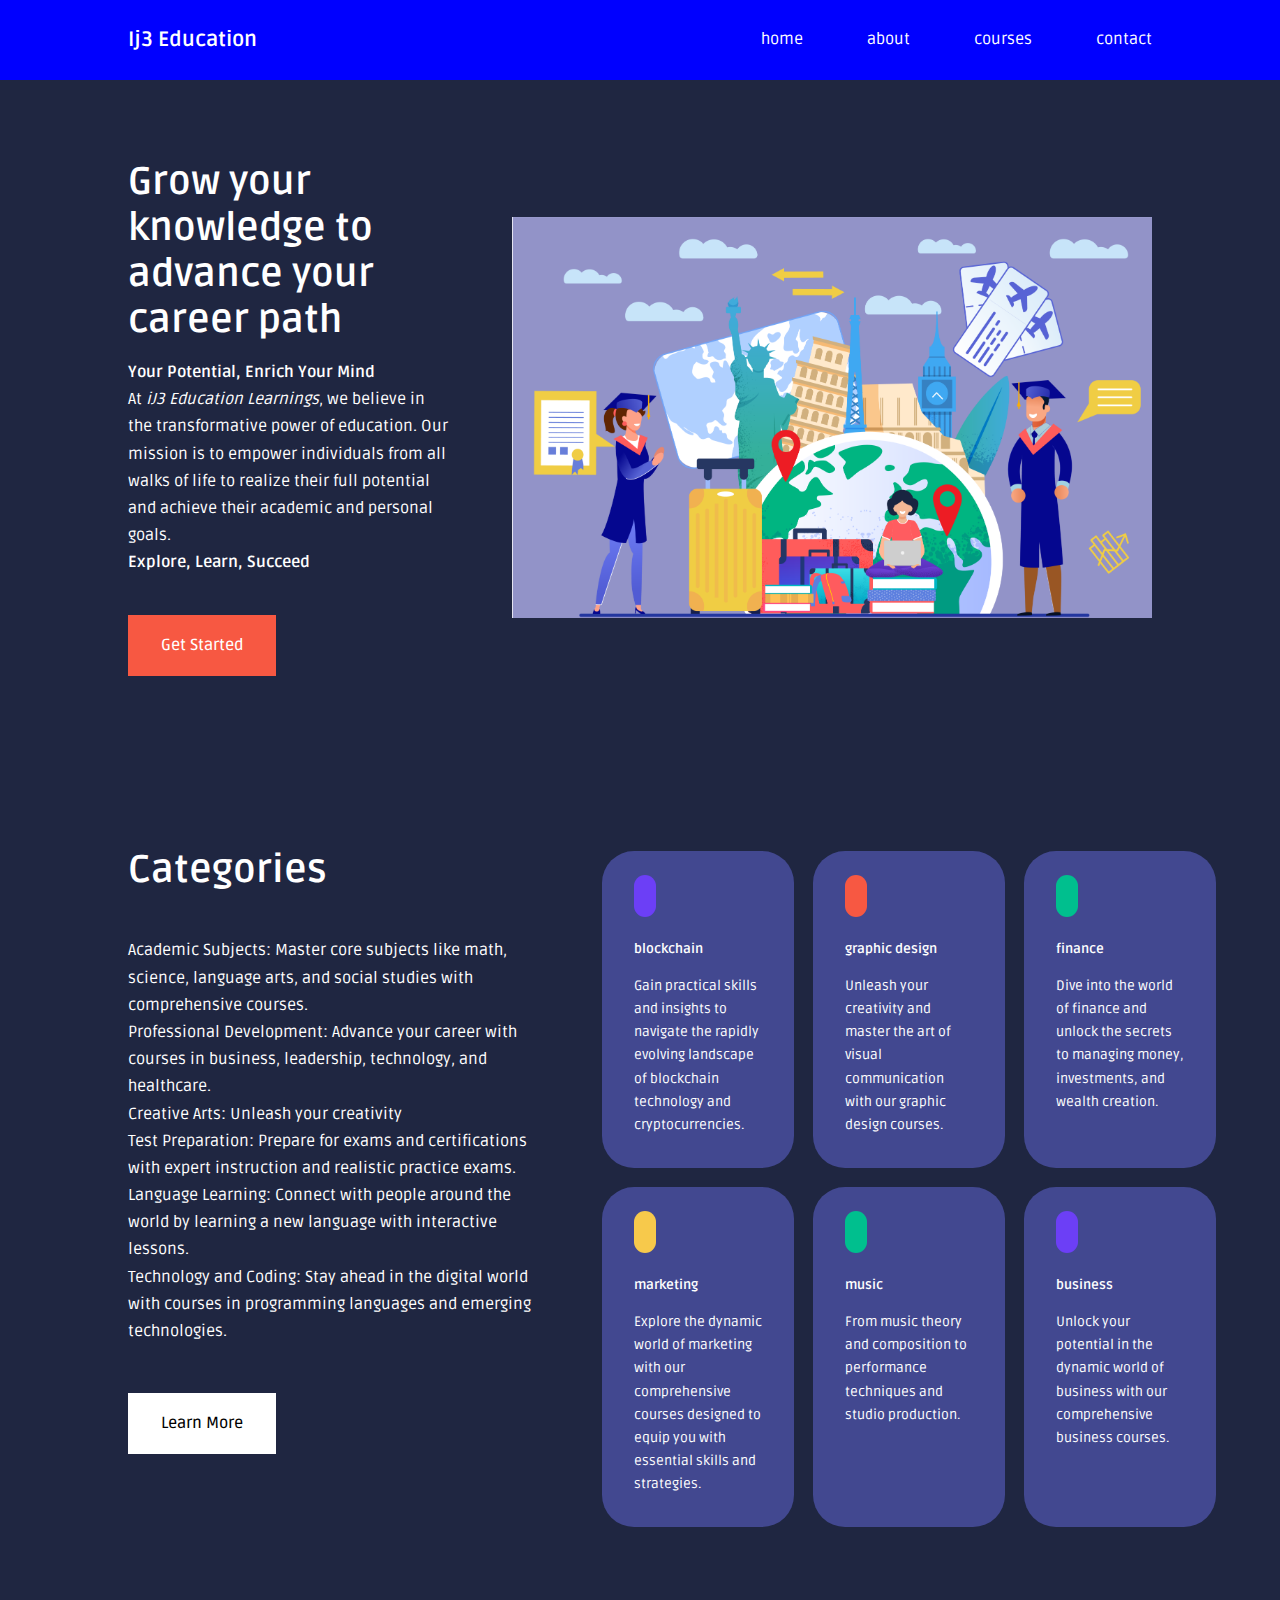
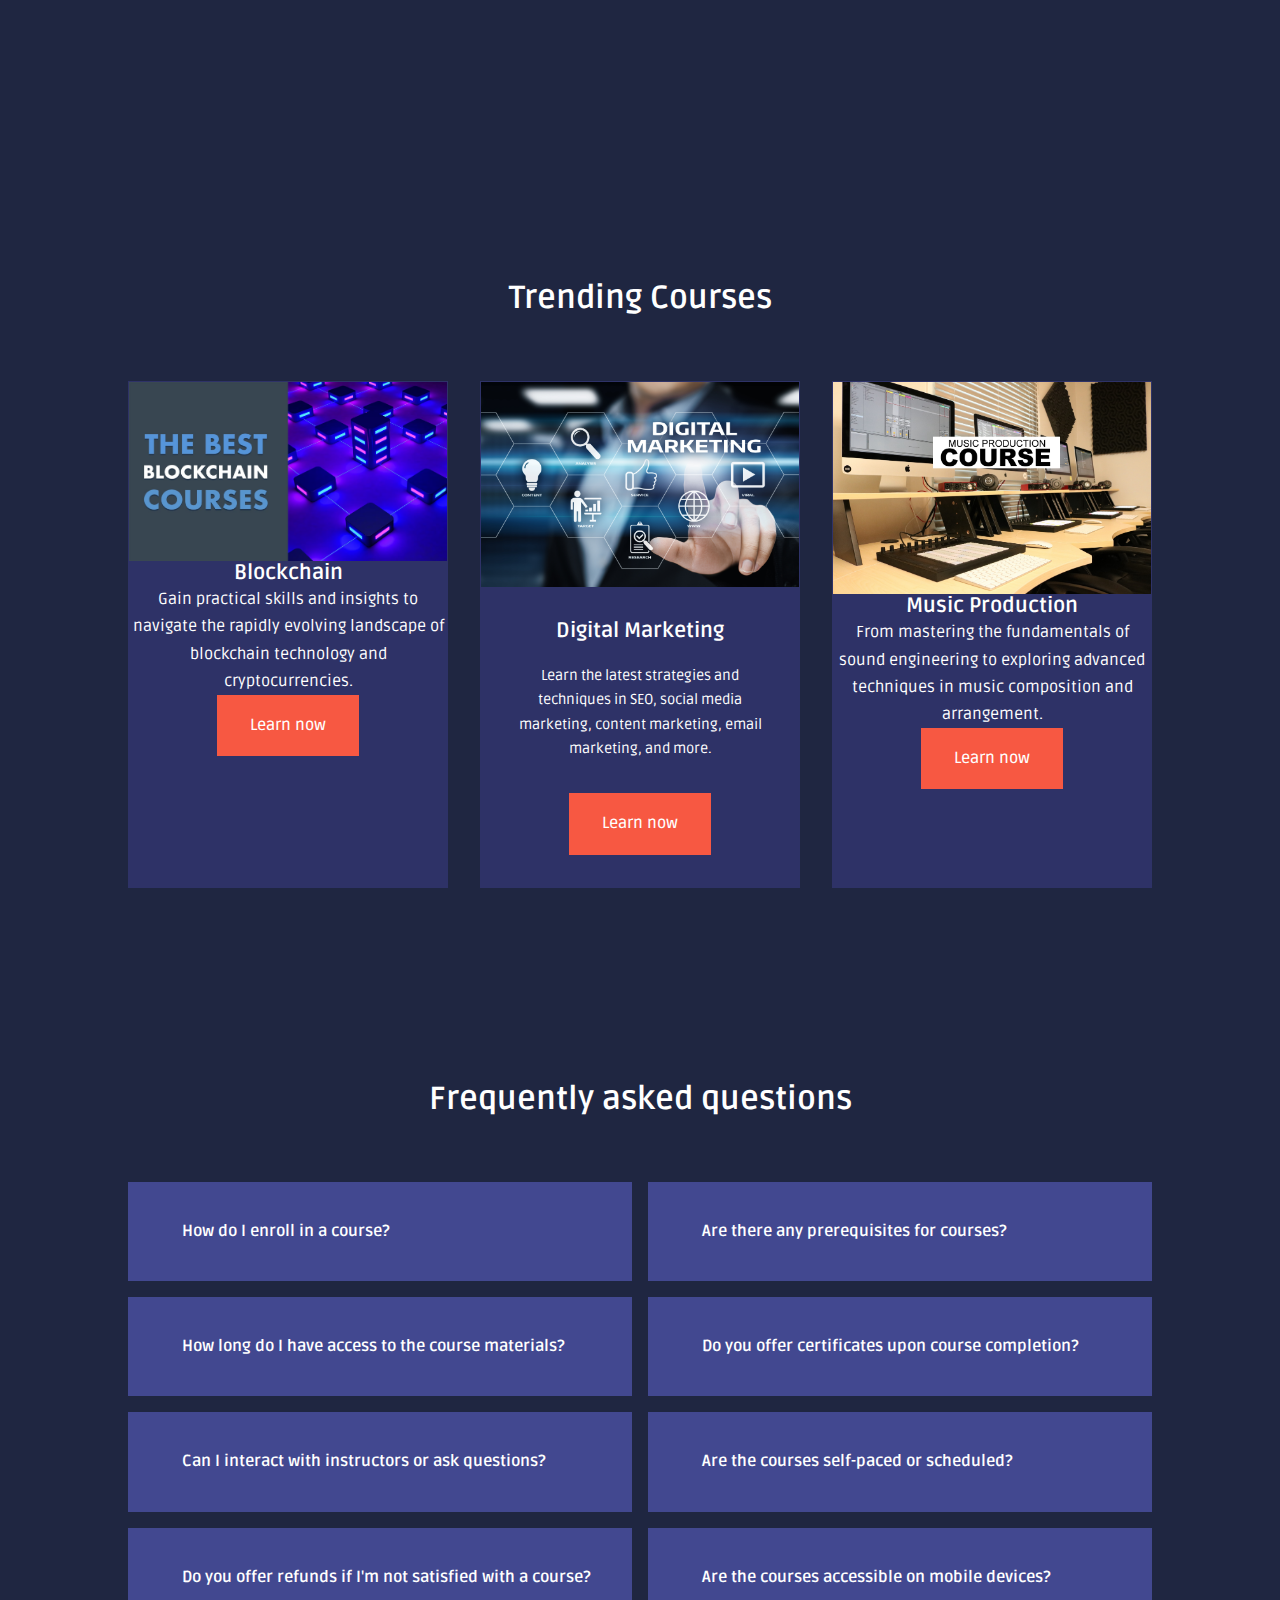
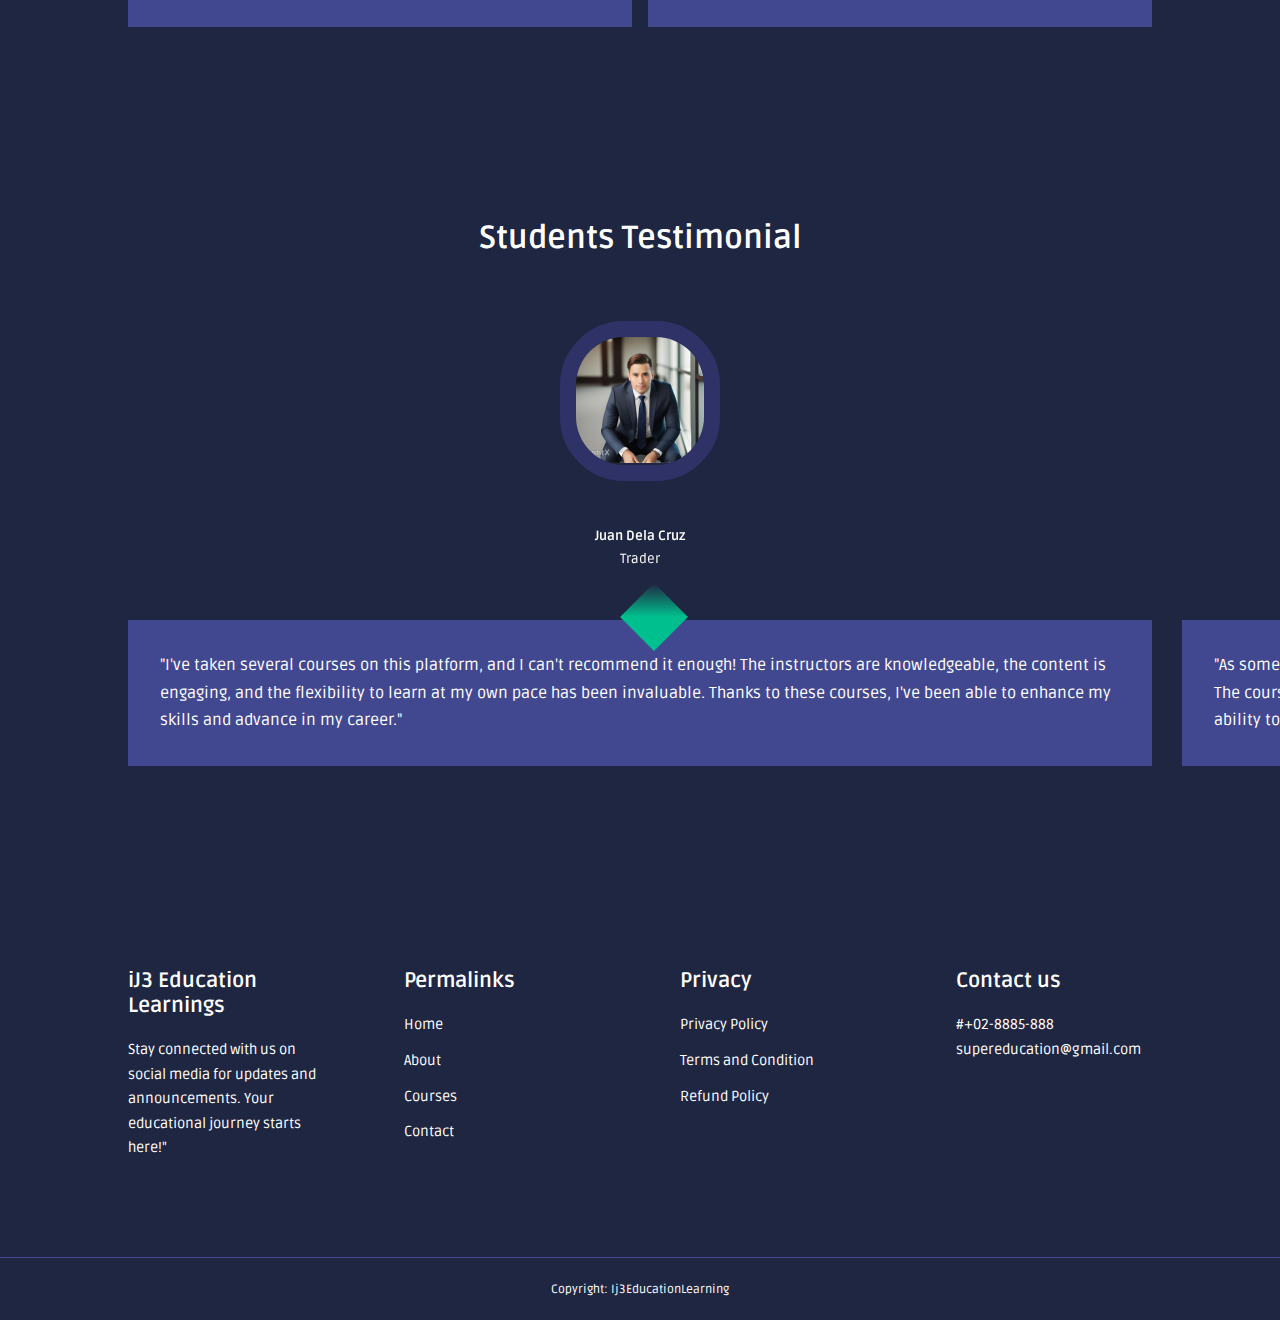
<file: index.html>
<!DOCTYPE html>
<html lang="en">
<head>
    <meta charset="UTF-8">
    <meta name="viewport" content="width=device-width, initial-scale=1.0">
    <title>iJ3 Education Learnings</title>
    <!--ICONSCOUT CDN-->
    <link rel="stylesheet" href="https://unicons.iconscout.com/release/v4.0.8/css/line.css">
    <!--fontgoogle-->
    <link rel="preconnect" href="https://fonts.googleapis.com">
    <link rel="preconnect" href="https://fonts.gstatic.com" crossorigin>
    <link href="https://fonts.googleapis.com/css2?family=Ruda:wght@400..900&display=swap" rel="stylesheet">

    <!--swiper-->
    <link
    rel="stylesheet" href="https://cdn.jsdelivr.net/npm/swiper@11/swiper-bundle.min.css"/>


    <link rel="stylesheet" href="css/style.css">
</head>
<body>
    <!--Nav Start-->
    <nav>

        <div class="container nav__container">
            <a href="index.html"><h4>Ij3 Education</h4></a>
            <ul class="nav__menu">
                <li><a href="index.html">home</a></li>
                <li><a href="about.html">about</a></li>
                <li><a href="courses.html">courses</a></li>
                <li><a href="contact.html">contact</a></li>
            </ul>
            <button id="open-menu-btn"><i class="uil uil-bars"></i></button>
            <button id="close-menu-btn"><i class="uil uil-multiply"></i></button>
        </div>

    </nav>
    <!--Nav End-->
    <!--header-->
    <header>
        <div class="container header__container">
                <div class="header__left">
                    <h1>Grow your knowledge to advance your career path</h1>
                    <p>
                        <strong> Your Potential, Enrich Your Mind</strong><br>
                        At <em>iJ3 Education Learnings</em>, we believe in the transformative power of education. Our mission is to empower individuals from all walks of life to realize their full potential and achieve their academic and personal goals.<br>
                        <strong>Explore, Learn, Succeed</strong><br>
                    </p>
                    <a href="courses.html" class="btn btn-primary">Get Started</a>
                </div>

                <div class="header__right">
                    <div class="header__right-image">
                        <img src="image/bgfront1.png" alt="student around the world">
                    </div>
                </div>

            </div>
        </div>
    </header>
    <!--header end-->

    <!--categories-->

    <section class="categories">
        <div class="container categories__container">
            
            <div class="categories__left">
                <h1>Categories</h1>
                <p>
                    Academic Subjects: Master core subjects like math, science, language arts, and social studies with comprehensive courses.
                    <br>
                    Professional Development: Advance your career with courses in business, leadership, technology, and healthcare.
                    <br>
                    Creative Arts: Unleash your creativity
                    <br>
                    Test Preparation: Prepare for exams and certifications with expert instruction and realistic practice exams.
                    <br>
                    Language Learning: Connect with people around the world by learning a new language with interactive lessons.
                    <br>
                    Technology and Coding: Stay ahead in the digital world with courses in programming languages and emerging technologies.
                </p>
                <a href="#" class="btn">Learn More</a>
            </div>

            <div class="categories__right">
                <article class="category">
                    <span class="category__icon"><i class="uil uil-bitcoin-circle"></i></span>
                        <h5>blockchain</h5>
                        <p>
                            Gain practical skills and insights to navigate the rapidly evolving landscape of blockchain technology and cryptocurrencies.
                        </p>
                </article>

                <article class="category">
                    <span class="category__icon"><i class="uil uil-palette"></i></span>
                        <h5>graphic design</h5>
                        <p>Unleash your creativity and master the art of visual communication with our graphic design courses.
                        </p>
                </article>

                <article class="category">
                    <span class="category__icon"><i class="uil uil-usd-circle"></i></span>
                        <h5>finance</h5>
                        <p>Dive into the world of finance and unlock the secrets to managing money, investments, and wealth creation.
                        </p>
                </article>

                <article class="category">
                    <span class="category__icon"><i class="uil uil-megaphone"></i></span>
                        <h5>marketing</h5>
                        <p>Explore the dynamic world of marketing with our comprehensive courses designed to equip you with essential skills and strategies.
                        </p>
                </article>

                <article class="category">
                    <span class="category__icon"><i class="uil uil-music"></i></span>
                        <h5>music</h5>
                        <p>From music theory and composition to performance techniques and studio production.
                        </p>
                </article>

                <article class="category">
                    <span class="category__icon"><i class="uil uil-puzzle-piece"></i></span>
                        <h5>business</h5>
                        <p>Unlock your potential in the dynamic world of business with our comprehensive business courses.
                        </p>
                </article>

            </div>
        </div>
    </section>
    <!--categories end-->

    <!--courses-->
    <section class="courses">
        <h2>Trending Courses</h2>
        <div class="container courses__container">
            <article class="course">
                <div class="course__image">
                    <img src="image/blockchain1.jpg" alt="courses image">
                </div>
                <div class="class__info">
                    <h4>Blockchain</h4>
                    <p>
                        Gain practical skills and insights to navigate the rapidly evolving landscape of blockchain technology and cryptocurrencies.                    </p>
                    <a href="courses.html" class="btn btn-primary">Learn now</a>
                </div>
            </article>

            <article class="course">
                <div class="course__image">
                    <img src="image/marketing2.jpeg" alt="courses image">
                </div>
                <div class="course__info">
                    <h4>Digital Marketing</h4>
                    <p>
                        Learn the latest strategies and techniques in SEO, social media marketing, content marketing, email marketing, and more.                     </p>
                    <a href="courses.html" class="btn btn-primary">Learn now</a>
                </div>
            </article>

            <article class="course">
                <div class="course__image">
                    <img src="image/music3.jpg" alt="courses image">
                </div>
                <div class="class__info">
                    <h4>Music Production</h4>
                    <p>
                        From mastering the fundamentals of sound engineering to exploring advanced techniques in music composition and arrangement.
                    </p>
                    <a href="courses.html" class="btn btn-primary">Learn now</a>
                </div>
            </article>

        </div>   
    </section>
        <!--courses end-->

        <!--Questions-->
        <section class="faqs">
            <h2>Frequently asked questions</h2>
            <div class="container faqs__container">

                <article class="faq">
                    <div class="faq__icon"><i class="uil uil-plus"></i></div>
                    <div class="question__answer">
                        <h4>How do I enroll in a course?
                        </h4>
                        <p>
                            To enroll in a course, simply navigate to the course page, click on the "Learn Now or Get started" button, and follow the prompts to create an account or sign in if you already have one.
                        </p>
                    </div>
                </article>

                <article class="faq">
                    <div class="faq__icon"><i class="uil uil-plus"></i></div>
                    <div class="question__answer">
                        <h4>Are there any prerequisites for courses?
                        </h4>
                        <p>
                            Prerequisites vary depending on the course. You can find specific requirements listed on the course description page.                        </p>
                    </div>
                </article>
                
                <article class="faq">
                    <div class="faq__icon"><i class="uil uil-plus"></i></div>
                    <div class="question__answer">
                        <h4>How long do I have access to the course materials?
                        </h4>
                        <p>
                            Once enrolled, you have lifetime access to the course materials, including any updates or additions made in the future.
                        </p>
                    </div>
                </article>

                <article class="faq">
                    <div class="faq__icon"><i class="uil uil-plus"></i></div>
                    <div class="question__answer">
                        <h4>Do you offer certificates upon course completion?
                        </h4>
                        <p>
                            Yes, upon successfully completing a course, you will receive a certificate of completion that you can download or share digitally.
                        </p>
                    </div>
                </article>

                <article class="faq">
                    <div class="faq__icon"><i class="uil uil-plus"></i></div>
                    <div class="question__answer">
                        <h4>Can I interact with instructors or ask questions?
                        </h4>
                        <p>
                            Yes, most courses offer opportunities to interact with instructors through discussion forums, live Q&A sessions, or email.
                        </p>
                    </div>
                </article>

                <article class="faq">
                    <div class="faq__icon"><i class="uil uil-plus"></i></div>
                    <div class="question__answer">
                        <h4>Are the courses self-paced or scheduled?
                        </h4>
                        <p>
                            Many of our courses are self-paced, allowing you to study at your own convenience. Some courses may also have scheduled live sessions or deadlines for assignments.
                        </p>
                    </div>
                </article>

                <article class="faq">
                    <div class="faq__icon"><i class="uil uil-plus"></i></div>
                    <div class="question__answer">
                        <h4>Do you offer refunds if I'm not satisfied with a course?
                        </h4>
                        <p>
                            Yes, we offer a 30-day money-back guarantee if you're not satisfied with a course for any reason. Just contact our support team to initiate the refund process.
                        </p>
                    </div>
                </article>

                <article class="faq">
                    <div class="faq__icon"><i class="uil uil-plus"></i></div>
                    <div class="question__answer">
                        <h4>Are the courses accessible on mobile devices?
                        </h4>
                        <p>
                            Yes, our courses are fully accessible on desktop, laptop, tablet, and mobile devices, so you can learn anytime, anywhere.
                        </p>
                    </div>
                </article>

            </div>
        </section>
        <!--question end-->
        <!--testimonials-->


        <section class="container testimonials__containter mySwiper">
            <h2>Students Testimonial</h2>
            <div class="swiper-wrapper">

                <article class="testimonial swiper-slide">
                    <div class="avatar">
                        <img src="image/student1.jpg" alt="student">
                    </div>
                    <div class="testimonial__info">
                        <h5>Juan Dela Cruz</h5>
                        <small>Trader</small>
                    </div>
                    <div class="testimonial__body">
                        <p>
                            "I've taken several courses on this platform, and I can't recommend it enough! The instructors are knowledgeable, the content is engaging, and the flexibility to learn at my own pace has been invaluable. Thanks to these courses, I've been able to enhance my skills and advance in my career."
                        </p>
                    </div>
                </article>

                <article class="testimonial swiper-slide">
                    <div class="avatar">
                        <img src="image/student2.jpg" alt="student">
                    </div>
                    <div class="testimonial__info">
                        <h5>Josh Santos</h5>
                        <small>student</small>
                    </div>
                    <div class="testimonial__body">
                        <p>
                            "As someone with a busy schedule, I appreciate how convenient it is to access high-quality educational content from anywhere. The courses offered here are not only informative but also well-structured, making it easy to grasp complex concepts. Plus, the ability to interact with instructors and fellow students has made learning even more enjoyable."
                        </p>
                    </div>
                </article>

                <article class="testimonial swiper-slide">
                    <div class="avatar">
                        <img src="image/student3.jpg" alt="student">
                    </div>
                    <div class="testimonial__info">
                        <h5>Mark Mendoza</h5>
                        <small>student</small>
                    </div>
                    <div class="testimonial__body">
                        <p>
                            "I've always been interested in learning new skills, but finding the time to attend traditional classes was a challenge. Discovering this online education platform has been a game-changer for me. The diverse range of courses available has allowed me to explore various subjects at my own pace, and I've been able to apply what I've learned to my personal and professional life."
                        </p>
                    </div>
                </article>

                <article class="testimonial swiper-slide">
                    <div class="avatar">
                        <img src="image/student4.jpg" alt="student">
                    </div>
                    <div class="testimonial__info">
                        <h5>Allan Ignacio</h5>
                        <small>Business Man</small>
                    </div>
                    <div class="testimonial__body">
                        <p>
                            "Enrolling in courses here has been one of the best decisions I've made for my career development. Not only have I gained valuable knowledge and skills, but I've also earned industry-recognized certifications that have helped me stand out in the job market. The support from instructors and the sense of community among students have made the learning experience truly exceptional."
                        </p>
                    </div>
                </article>

                <article class="testimonial swiper-slide">
                    <div class="avatar">
                        <img src="image/student5.jpg" alt="student">
                    </div>
                    <div class="testimonial__info">
                        <h5>Jon Marcelino</h5>
                        <small>Financial Advisor</small>
                    </div>
                    <div class="testimonial__body">
                        <p>
                            "I was initially hesitant about online learning, but this platform exceeded my expectations in every way. The courses are well-designed, with a perfect balance of theory and practical application. What's more, the platform's user-friendly interface and responsive customer support have made the learning journey smooth and enjoyable. I'm grateful for the opportunity to expand my horizons and grow professionally."
                        </p>
                    </div>
                </article>
            </div>
        </section>

        <!--testimonial end-->



        <!--footer-->

        <footer>
            <div class="container footer__container">
                <div class="footer__1">
                    <a href="index.html" class="footer__logo" ><h4>iJ3 Education Learnings</h4></a>
                    <p>
                        Stay connected with us on social media for updates and announcements. Your educational journey starts here!"                    </p>
                </div>

                <div class="footer__2">
                    <h4>Permalinks</h4>
                    <ul class="permalinks">
                        <li><a href="index.html">Home</a></li>
                        <li><a href="about.html">About</a></li>
                        <li><a href="courses.html">Courses</a></li>
                        <li><a href="contact.html">Contact</a></li>
                    </ul>
                </div>

                <div class="footer__3">
                    <h4>Privacy</h4>
                    <ul class="privacy">
                        <li><a href="#">Privacy Policy</a></li>
                        <li><a href="#">Terms and Condition</a></li>
                        <li><a href="#">Refund Policy</a></li>
                    </ul>
                </div>

                <div class="footer__4">
                    <h4>Contact us</h4>
                    <div> 
                        <p>#+02-8885-888</p>
                        <p>supereducation@gmail.com</p>
                    </div>
                
                     <ul class="footer__socials">
                        <li><a href="#"><i class="uil uil-facebook"></i></a></li>
                        <li><a href="#"><i class="uil uil-instagram"></i></a></li>
                        <li><a href="#"><i class="uil uil-twitter"></i></a></li>
                        <li><a href="#"><i class="uil uil-linkedin-alt"></i></a></li>
                     </ul>    
                </div>

            </div>
            <div class="footer__copyright">
                <small>Copyright: Ij3EducationLearning</small>
            </div>
        </footer>






    <script src="https://cdn.jsdelivr.net/npm/swiper@11/swiper-bundle.min.js"></script>
    <script src="main.js"></script>

    <script>
    var swiper = new Swiper(".mySwiper", {
      slidesPerView: 1,
      spaceBetween: 30,
      loop: true,
      pagination: {
        el: ".swiper-pagination",
        clickable: true,
      },
      navigation: {
        nextEl: ".swiper-button-next",
        prevEl: ".swiper-button-prev",
      },
        /*for_mobile_view*/
        breakpoints: {
            600: {
                slidesPerView: 1,
            }
        }
        });
    </script>

</body>
</html>
</file>
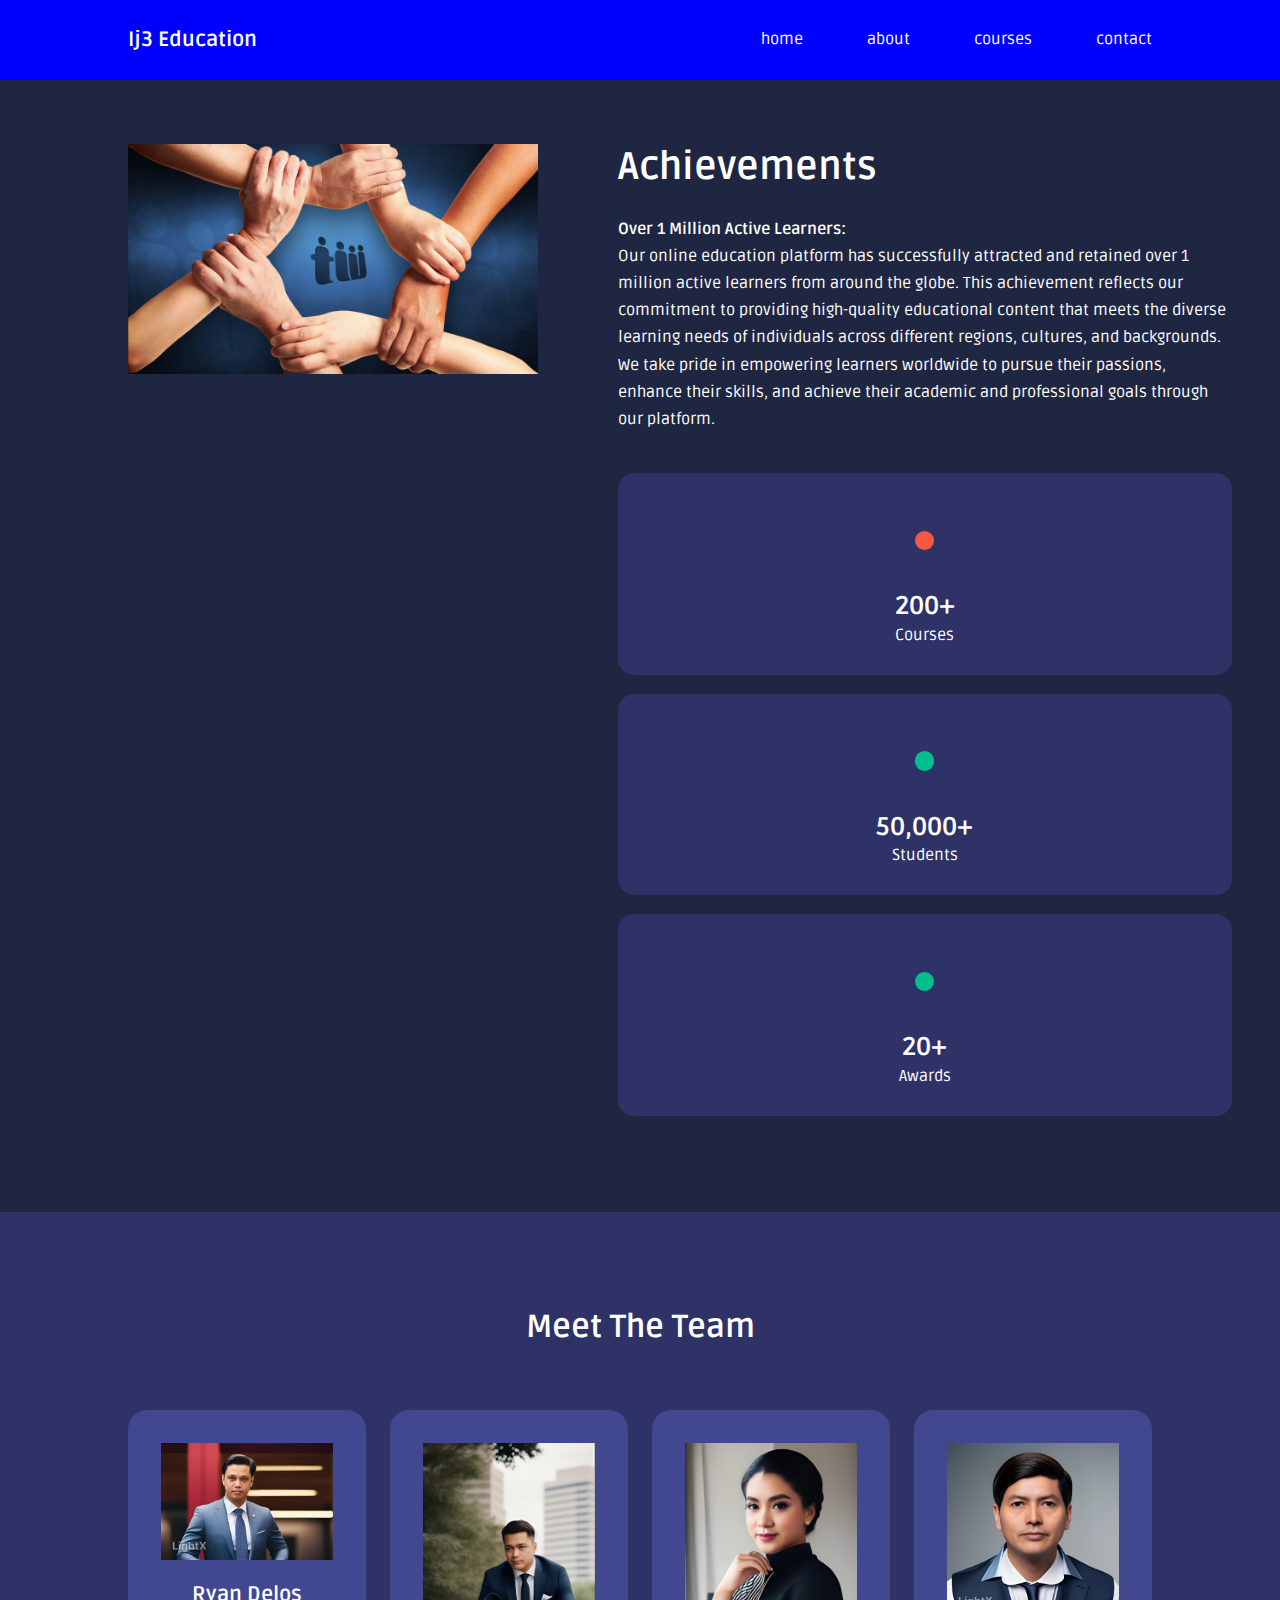
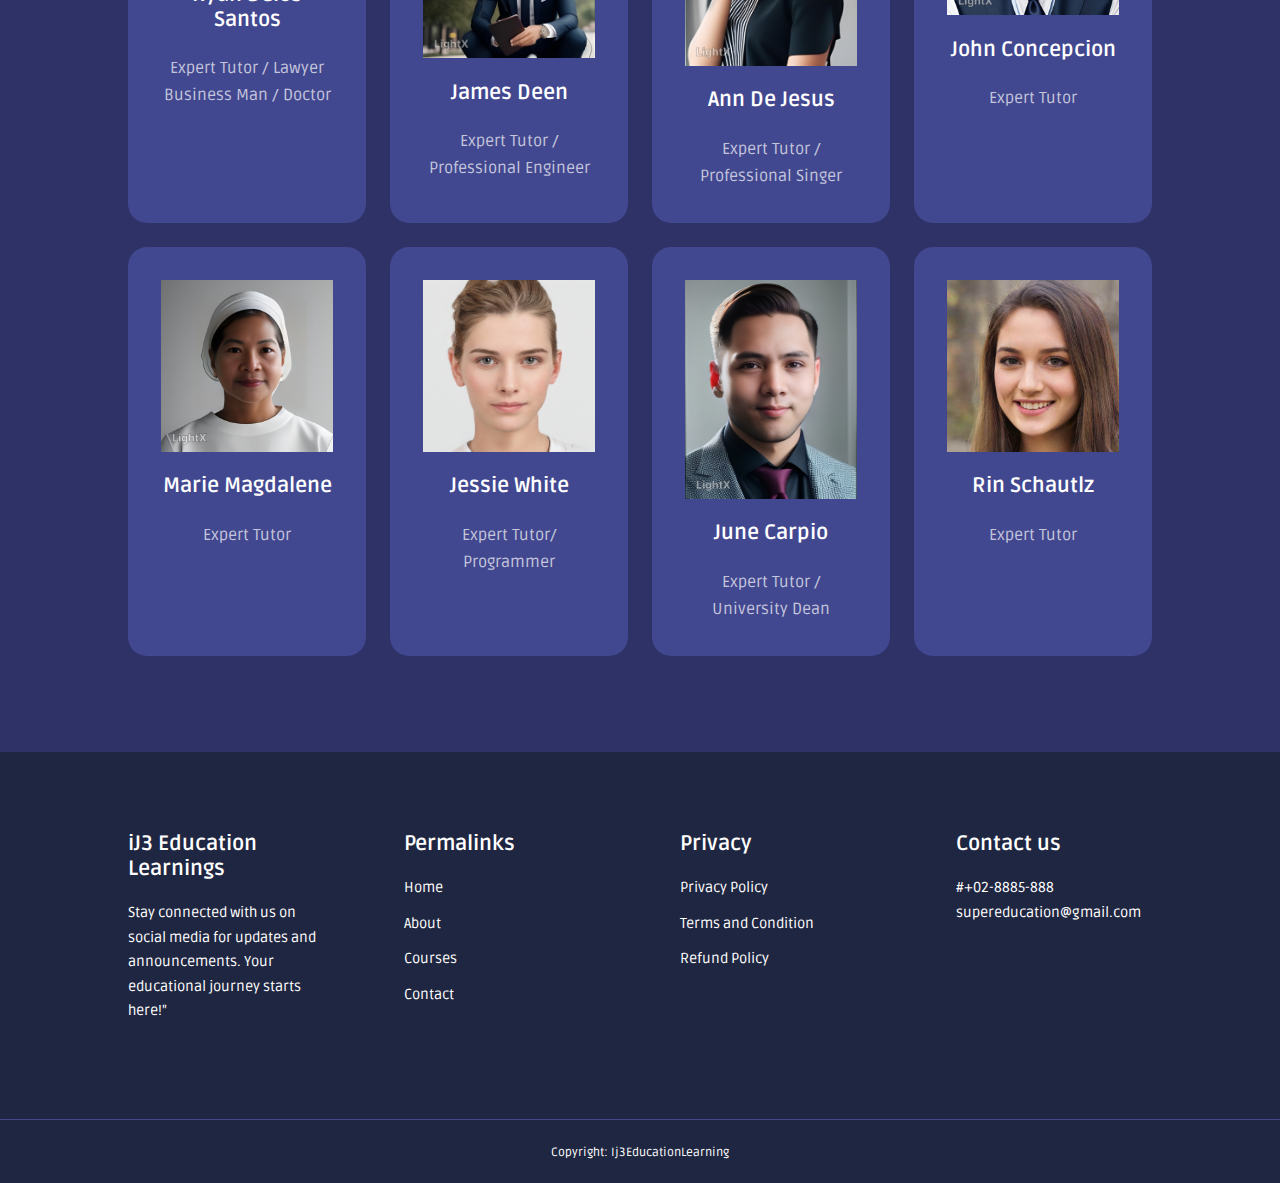
<file: about.html>
<!DOCTYPE html>
<html lang="en">
<head>
    <meta charset="UTF-8">
    <meta name="viewport" content="width=device-width, initial-scale=1.0">
    <title>iJ3 Education Learnings</title>
    <!--ICONSCOUT CDN-->
    <link rel="stylesheet" href="https://unicons.iconscout.com/release/v4.0.8/css/line.css">
    <!--fontgoogle-->
    <link rel="preconnect" href="https://fonts.googleapis.com">
    <link rel="preconnect" href="https://fonts.gstatic.com" crossorigin>
    <link href="https://fonts.googleapis.com/css2?family=Ruda:wght@400..900&display=swap" rel="stylesheet">

    <link rel="stylesheet" href="css/style.css">
    <link rel="stylesheet" href="css/about.css">

</head>
<body>
    <!--Nav Start-->
    <nav>

        <div class="container nav__container">
            <a href="index.html"><h4>Ij3 Education</h4></a>
            <ul class="nav__menu">
                <li><a href="index.html">home</a></li>
                <li><a href="about.html">about</a></li>
                <li><a href="courses.html">courses</a></li>
                <li><a href="contact.html">contact</a></li>
            </ul>
            <button id="open-menu-btn"><i class="uil uil-bars"></i></button>
            <button id="close-menu-btn"><i class="uil uil-multiply"></i></button>
        </div>
    </nav>

    <!--nav end-->

    <section class="about__achievements">
        <div class="container about__achievements-container">
            <div class="about__achievements-left">
                <img src="image/theteam.jpg" alt="The Team">
                
            </div>
            <div class="about__achievements-right">
                <h1>Achievements</h1>
                <p>
                    <strong>Over 1 Million Active Learners:</strong><br>

                    Our online education platform has successfully attracted and retained over 1 million active learners from around the globe. This achievement reflects our commitment to providing high-quality educational content that meets the diverse learning needs of individuals across different regions, cultures, and backgrounds. We take pride in empowering learners worldwide to pursue their passions, enhance their skills, and achieve their academic and professional goals through our platform.                </p>  
                <div class="achievements__cards">
                    <article class="achievement__card">
                        <span class="achievement__icon">
                            <i class="uil uil-video"></i>  
                        </span>
                        <h3>200+</h3>
                        <p>Courses</p>
                    </article>

                    <article class="achievement__card">
                        <span class="achievement__icon">
                            <i class="uil uil-user-circle"></i>
                        </span>
                        <h3>50,000+</h3>
                        <p>Students</p>
                    </article>

                    <article class="achievement__card">
                        <span class="achievement__icon">
                            <i class="uil uil-award"></i>
                        </span>
                        <h3>20+</h3>
                        <p>Awards</p>
                    </article>
                </div>
            </div>
        </div>
    </section>

        <!---end of achievement-->


        
    
    <section class="team">
        <h2>Meet The Team</h2>
        <div class="container team__container">
            <article class="team__member">
                <div class="team__member-image">
                    <img src="image/tutor1.jpg" alt="">
                </div>
                <div class="team__member-info">
                    <h4>Ryan Delos Santos</h4>
                    <p>Expert Tutor / Lawyer <br> Business Man / Doctor</p>
                </div>
                <div class="team__member-socials">
                    <a href="https://instagram.com" target="_blank"><i class="uil uil-instagram"></i></a>
                    <a href="https://twitter.com" target="_blank"><i class="uil uil-twitter"></i></a>
                    <a href="https://facebook.com" target="_blank"><i class="uil uil-facebook"></i></a>
                </div>
            </article>

            <article class="team__member">
                <div class="team__member-image">
                    <img src="image/tutor2.jpg" alt="">
                </div>
                <div class="team__member-info">
                    <h4>James Deen</h4>
                    <p>Expert Tutor / Professional Engineer </p>
                </div>
                <div class="team__member-socials">
                    <a href="https://instagram.com" target="_blank"><i class="uil uil-instagram"></i></a>
                    <a href="https://twitter.com" target="_blank"><i class="uil uil-twitter"></i></a>
                    <a href="https://facebook.com" target="_blank"><i class="uil uil-facebook"></i></a>
                </div>
            </article>

            <article class="team__member">
                <div class="team__member-image">
                    <img src="image/tutor3.jpg" alt="">
                </div>
                <div class="team__member-info">
                    <h4>Ann De Jesus</h4>
                    <p>Expert Tutor / Professional Singer</p>
                </div>
                <div class="team__member-socials">
                    <a href="https://instagram.com" target="_blank"><i class="uil uil-instagram"></i></a>
                    <a href="https://twitter.com" target="_blank"><i class="uil uil-twitter"></i></a>
                    <a href="https://facebook.com" target="_blank"><i class="uil uil-facebook"></i></a>
                </div>
            </article>


            <article class="team__member">
                <div class="team__member-image">
                    <img src="image/tutor4.jpg" alt="">
                </div>
                <div class="team__member-info">
                    <h4>John Concepcion</h4>
                    <p>Expert Tutor</p>
                </div>
                <div class="team__member-socials">
                    <a href="https://instagram.com" target="_blank"><i class="uil uil-instagram"></i></a>
                    <a href="https://twitter.com" target="_blank"><i class="uil uil-twitter"></i></a>
                    <a href="https://facebook.com" target="_blank"><i class="uil uil-facebook"></i></a>
                </div>
            </article>


            <article class="team__member">
                <div class="team__member-image">
                    <img src="image/tutor5.jpg" alt="">
                </div>
                <div class="team__member-info">
                    <h4>Marie Magdalene</h4>
                    <p>Expert Tutor</p>
                </div>
                <div class="team__member-socials">
                    <a href="https://instagram.com" target="_blank"><i class="uil uil-instagram"></i></a>
                    <a href="https://twitter.com" target="_blank"><i class="uil uil-twitter"></i></a>
                    <a href="https://facebook.com" target="_blank"><i class="uil uil-facebook"></i></a>
                </div>
            </article>


            <article class="team__member">
                <div class="team__member-image">
                    <img src="image/tutor6.jpg" alt="">
                </div>
                <div class="team__member-info">
                    <h4>Jessie White</h4>
                    <p>Expert Tutor/ Programmer</p>
                </div>
                <div class="team__member-socials">
                    <a href="https://instagram.com" target="_blank"><i class="uil uil-instagram"></i></a>
                    <a href="https://twitter.com" target="_blank"><i class="uil uil-twitter"></i></a>
                    <a href="https://facebook.com" target="_blank"><i class="uil uil-facebook"></i></a>
                </div>
            </article>


            <article class="team__member">
                <div class="team__member-image">
                    <img src="image/ceo.jpg" alt="">
                </div>
                <div class="team__member-info">
                    <h4>June Carpio</h4>
                    <p>Expert Tutor / University Dean</p>
                </div>
                <div class="team__member-socials">
                    <a href="https://instagram.com" target="_blank"><i class="uil uil-instagram"></i></a>
                    <a href="https://twitter.com" target="_blank"><i class="uil uil-twitter"></i></a>
                    <a href="https://facebook.com" target="_blank"><i class="uil uil-facebook"></i></a>
                </div>
            </article>

            <article class="team__member">
                <div class="team__member-image">
                    <img src="image/tutor8.jpg" alt="">
                </div>
                <div class="team__member-info">
                    <h4>Rin Schautlz</h4>
                    <p>Expert Tutor</p>
                </div>
                <div class="team__member-socials">
                    <a href="https://instagram.com" target="_blank"><i class="uil uil-instagram"></i></a>
                    <a href="https://twitter.com" target="_blank"><i class="uil uil-twitter"></i></a>
                    <a href="https://facebook.com" target="_blank"><i class="uil uil-facebook"></i></a>
                </div>
            </article>

        </div>
    </section>



        <!--footer-->

        <footer>
            <div class="container footer__container">
                <div class="footer__1">
                    <a href="index.html" class="footer__logo" ><h4>iJ3 Education Learnings</h4></a>
                    <p>
                        Stay connected with us on social media for updates and announcements. Your educational journey starts here!"                    </p>
                </div>

                <div class="footer__2">
                    <h4>Permalinks</h4>
                    <ul class="permalinks">
                        <li><a href="index.html">Home</a></li>
                        <li><a href="about.html">About</a></li>
                        <li><a href="courses.html">Courses</a></li>
                        <li><a href="contact.html">Contact</a></li>
                    </ul>
                </div>

                <div class="footer__3">
                    <h4>Privacy</h4>
                    <ul class="privacy">
                        <li><a href="#">Privacy Policy</a></li>
                        <li><a href="#">Terms and Condition</a></li>
                        <li><a href="#">Refund Policy</a></li>
                    </ul>
                </div>

                <div class="footer__4">
                    <h4>Contact us</h4>
                    <div> 
                        <p>#+02-8885-888</p>
                        <p>supereducation@gmail.com</p>
                    </div>
                
                     <ul class="footer__socials">
                        <li><a href="#"><i class="uil uil-facebook"></i></a></li>
                        <li><a href="#"><i class="uil uil-instagram"></i></a></li>
                        <li><a href="#"><i class="uil uil-twitter"></i></a></li>
                        <li><a href="#"><i class="uil uil-linkedin-alt"></i></a></li>
                     </ul>    
                </div>

            </div>
            <div class="footer__copyright">
                <small>Copyright: Ij3EducationLearning</small>
            </div>
        </footer>

    <script src="main.js"></script>

</body>
</html>
</file>
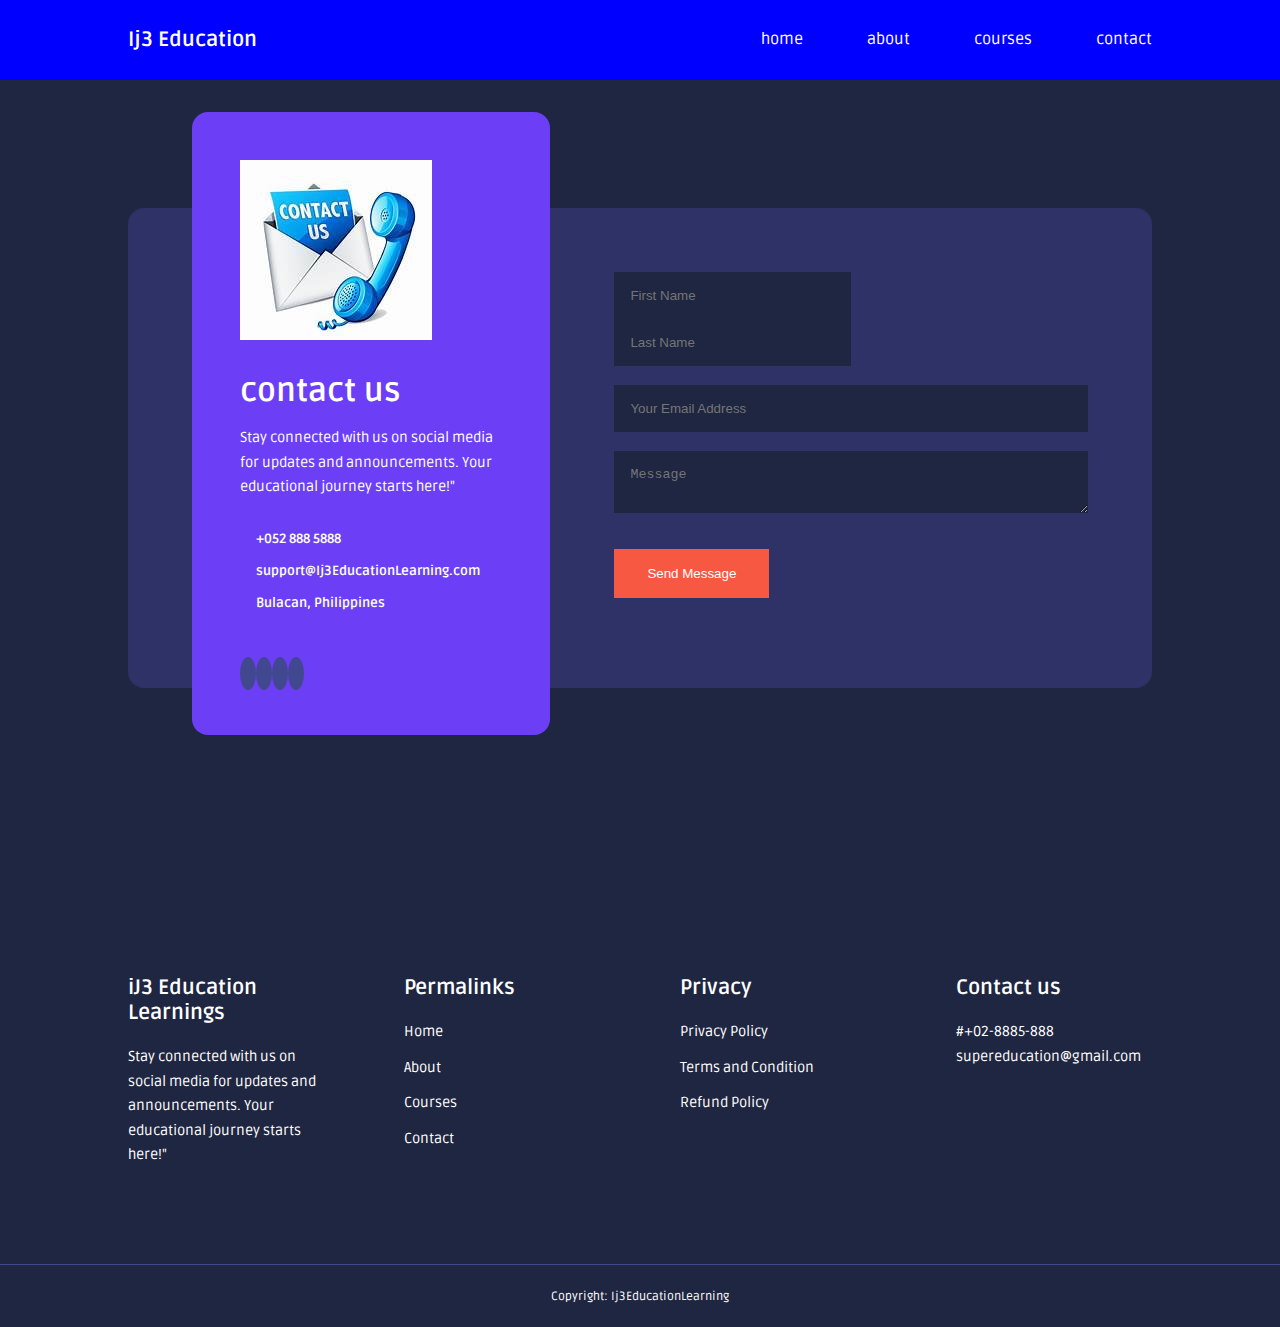
<file: contact.html>
<!DOCTYPE html>
<html lang="en">
<head>
    <meta charset="UTF-8">
    <meta name="viewport" content="width=device-width, initial-scale=1.0">
    <title>iJ3 Education Learnings</title>
    <!--ICONSCOUT CDN-->
    <link rel="stylesheet" href="https://unicons.iconscout.com/release/v4.0.8/css/line.css">
    <!--fontgoogle-->
    <link rel="preconnect" href="https://fonts.googleapis.com">
    <link rel="preconnect" href="https://fonts.gstatic.com" crossorigin>
    <link href="https://fonts.googleapis.com/css2?family=Ruda:wght@400..900&display=swap" rel="stylesheet">

    <link rel="stylesheet" href="css/style.css">
    <link rel="stylesheet" href="css/contact.css">

</head>
<body>
    <!--Nav Start-->
    <nav>

        <div class="container nav__container">
            <a href="index.html"><h4>Ij3 Education</h4></a>
            <ul class="nav__menu">
                <li><a href="index.html">home</a></li>
                <li><a href="about.html">about</a></li>
                <li><a href="courses.html">courses</a></li>
                <li><a href="contact.html">contact</a></li>
            </ul>
            <button id="open-menu-btn"><i class="uil uil-bars"></i></button>
            <button id="close-menu-btn"><i class="uil uil-times"></i></button>
        </div>
    </nav>

    <!--nav end-->

    <section class="contact">
        <div class="container contact__container">
            <aside class="contact__aside">
                <div class="aside__image">
                    <img src="image/contactus.jpg" alt="contact_us">
                </div>
                <h2>contact us</h2>
                <p>
                    Stay connected with us on social media for updates and announcements. Your educational journey starts here!"
                </p>
                <ul class="contact__details">
                    <li>
                        <i class="uil uil-phone-times"></i>
                        <h5>+052 888 5888</h5>
                    </li>
                    <li>
                        <i class="uil uil-envelope"></i>
                        <h5>support@Ij3EducationLearning.com</h5>
                    </li>
                    <li>
                        <i class="uil uil-location-point"></i>
                        <h5>Bulacan, Philippines</h5>
                    </li>
                </ul>
                <ul class="contact__socials">
                    <li><a href="#"><i class="uil uil-facebook"></i></a></li>
                    <li><a href="#"><i class="uil uil-instagram"></i></a></li>
                    <li><a href="#"><i class="uil uil-twitter"></i></a></li>
                    <li><a href="#"><i class="uil uil-linkedin-alt"></i></a></li>
                </ul>
            </aside>

            <form class="contact__form">
                <div class="from__name">
                    <input type="text" name="First Name" placeholder="First Name" required>
                    <input type="text" name="Last Name" placeholder="Last Name" required>
                </div>
                <input type="email" name="Email Address" placeholder="Your Email Address" required>
                <textarea name="Message"  cols="30" placeholder="Message" required></textarea>
                <button type="submit" class="btn btn-primary">Send Message</button>
            </form>

        </div>
    </section>








        <!--footer-->

        <footer>
            <div class="container footer__container">
                <div class="footer__1">
                    <a href="index.html" class="footer__logo" ><h4>iJ3 Education Learnings</h4></a>
                    <p>
                        Stay connected with us on social media for updates and announcements. Your educational journey starts here!"                    </p>
                </div>

                <div class="footer__2">
                    <h4>Permalinks</h4>
                    <ul class="permalinks">
                        <li><a href="index.html">Home</a></li>
                        <li><a href="about.html">About</a></li>
                        <li><a href="courses.html">Courses</a></li>
                        <li><a href="contact.html">Contact</a></li>
                    </ul>
                </div>

                <div class="footer__3">
                    <h4>Privacy</h4>
                    <ul class="privacy">
                        <li><a href="#">Privacy Policy</a></li>
                        <li><a href="#">Terms and Condition</a></li>
                        <li><a href="#">Refund Policy</a></li>
                    </ul>
                </div>

                <div class="footer__4">
                    <h4>Contact us</h4>
                    <div> 
                        <p>#+02-8885-888</p>
                        <p>supereducation@gmail.com</p>
                    </div>
                
                     <ul class="footer__socials">
                        <li><a href="#"><i class="uil uil-facebook"></i></a></li>
                        <li><a href="#"><i class="uil uil-instagram"></i></a></li>
                        <li><a href="#"><i class="uil uil-twitter"></i></a></li>
                        <li><a href="#"><i class="uil uil-linkedin-alt"></i></a></li>
                     </ul>    
                </div>

            </div>
            <div class="footer__copyright">
                <small>Copyright: Ij3EducationLearning</small>
            </div>
        </footer>

    <script src="main.js"></script>

</body>
</html>
</file>
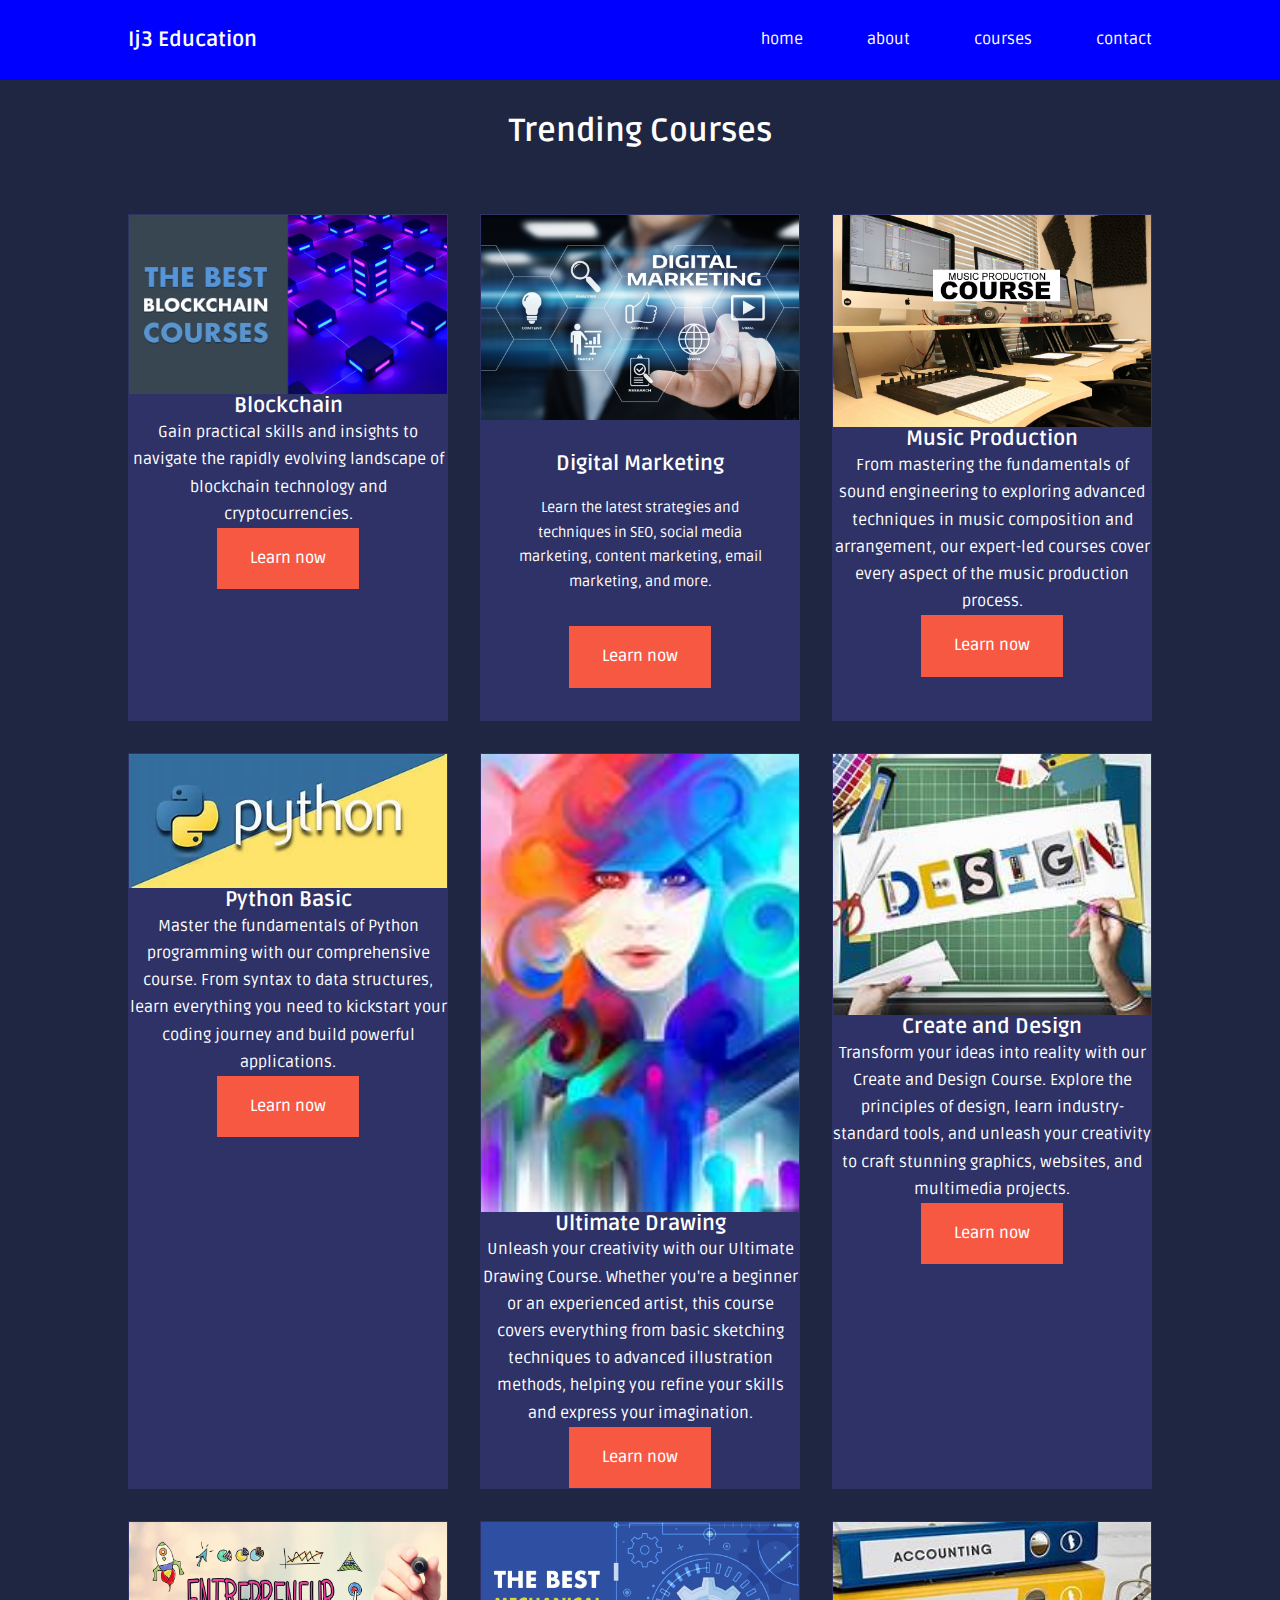
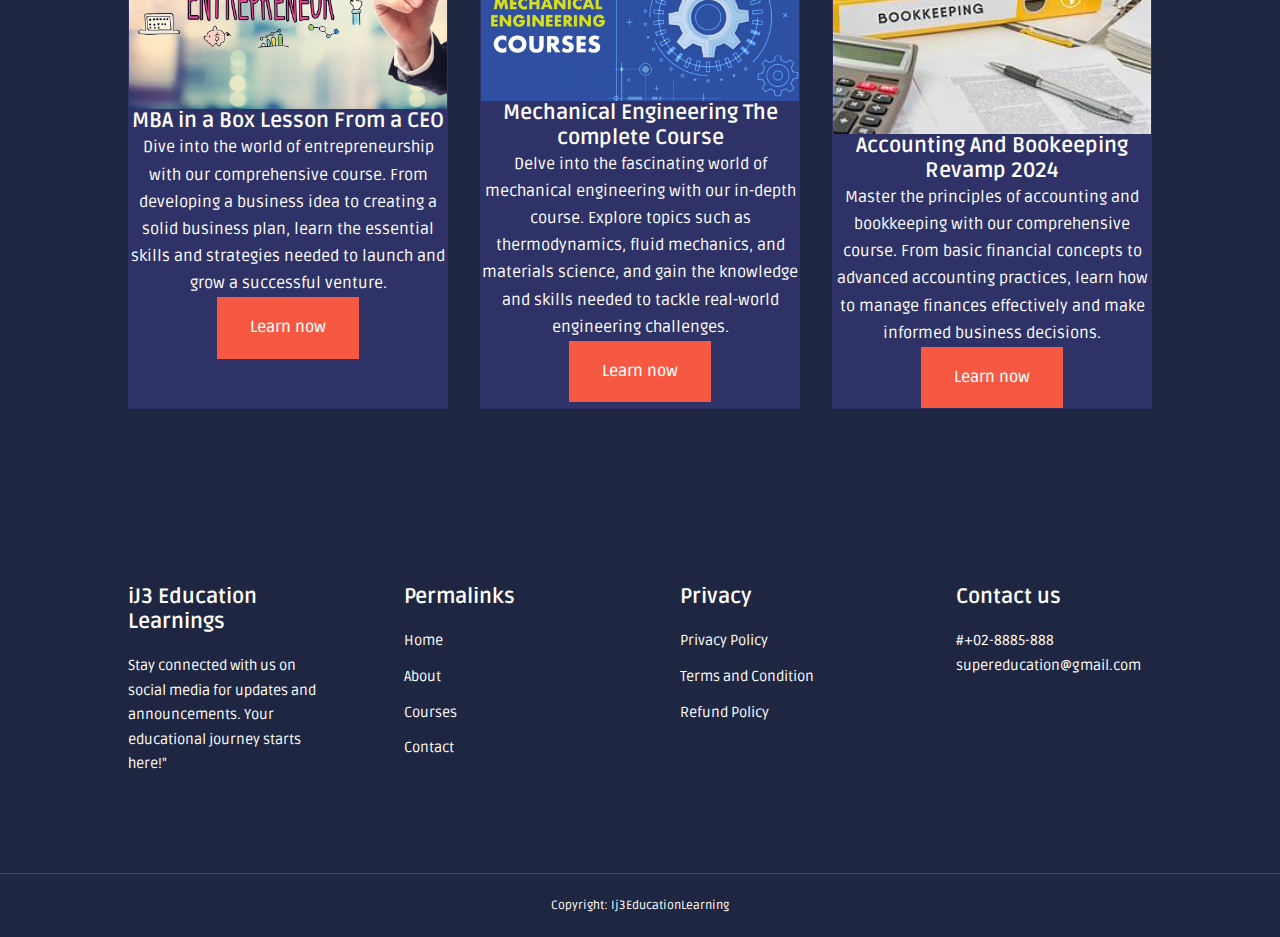
<file: courses.html>
<!DOCTYPE html>
<html lang="en">
<head>
    <meta charset="UTF-8">
    <meta name="viewport" content="width=device-width, initial-scale=1.0">
    <title>iJ3 Education Learnings</title>
    <!--ICONSCOUT CDN-->
    <link rel="stylesheet" href="https://unicons.iconscout.com/release/v4.0.8/css/line.css">
    <!--fontgoogle-->
    <link rel="preconnect" href="https://fonts.googleapis.com">
    <link rel="preconnect" href="https://fonts.gstatic.com" crossorigin>
    <link href="https://fonts.googleapis.com/css2?family=Ruda:wght@400..900&display=swap" rel="stylesheet">

    <link rel="stylesheet" href="./css/style.css">
    <link rel="stylesheet" href="./css/contact.css">
    <style>
        .courses {
            margin-top: 1rem;
        }
    </style>
</head>
<body>
    <!--Nav Start-->
    <nav>

        <div class="container nav__container">
            <a href="index.html"><h4>Ij3 Education</h4></a>
            <ul class="nav__menu">
                <li><a href="index.html">home</a></li>
                <li><a href="about.html">about</a></li>
                <li><a href="courses.html">courses</a></li>
                <li><a href="contact.html">contact</a></li>
            </ul>
            <button id="open-menu-btn"><i class="uil uil-bars"></i></button>
            <button id="close-menu-btn"><i class="uil uil-times"></i></button>
        </div>
    </nav>

    <!--nav end-->



    <!--courses-->
    <section class="courses">
        <h2>Trending Courses</h2>
        <div class="container courses__container">
            <article class="course">
                <div class="course__image">
                    <img src="image/blockchain1.jpg" alt="courses image">
                </div>
                <div class="class__info">
                    <h4>Blockchain</h4>
                    <p>
                        Gain practical skills and insights to navigate the rapidly evolving landscape of blockchain technology and cryptocurrencies.

                    </p>
                    <a href="courses.html" class="btn btn-primary">Learn now</a>
                </div>
            </article>

            <article class="course">
                <div class="course__image">
                    <img src="image/marketing2.jpeg" alt="courses image">
                </div>
                <div class="course__info">
                    <h4>Digital Marketing</h4>
                    <p>
                        Learn the latest strategies and techniques in SEO, social media marketing, content marketing, email marketing, and more.


                    </p>
                    <a href="courses.html" class="btn btn-primary">Learn now</a>
                </div>
            </article>

            <article class="course">
                <div class="course__image">
                    <img src="image/music3.jpg" alt="courses image">
                </div>
                <div class="class__info">
                    <h4>Music Production</h4>
                    <p>
                        From mastering the fundamentals of sound engineering to exploring advanced techniques in music composition and arrangement, our expert-led courses cover every aspect of the music production process.

                    </p>
                    <a href="courses.html" class="btn btn-primary">Learn now</a>
                </div>
            </article>

            <article class="course">
                <div class="course__image">
                    <img src="image/pythonbasic.jpg" alt="courses image">
                </div>
                <div class="class__info">
                    <h4>Python Basic</h4>
                    <p>
                        Master the fundamentals of Python programming with our comprehensive course. From syntax to data structures, learn everything you need to kickstart your coding journey and build powerful applications.

                    </p>
                    <a href="courses.html" class="btn btn-primary">Learn now</a>
                </div>
            </article>

            <article class="course">
                <div class="course__image">
                    <img src="image/ultimatedrawingcourse.jpg" alt="courses image">
                </div>
                <div class="class__info">
                    <h4>Ultimate Drawing</h4>
                    <p>
                        Unleash your creativity with our Ultimate Drawing Course. Whether you're a beginner or an experienced artist, this course covers everything from basic sketching techniques to advanced illustration methods, helping you refine your skills and express your imagination.

                    </p>
                    <a href="courses.html" class="btn btn-primary">Learn now</a>
                </div>
            </article>

            <article class="course">
                <div class="course__image">
                    <img src="image/createanddesign.jpg" alt="courses image">
                </div>
                <div class="class__info">
                    <h4>Create and Design</h4>
                    <p>
                        Transform your ideas into reality with our Create and Design Course. Explore the principles of design, learn industry-standard tools, and unleash your creativity to craft stunning graphics, websites, and multimedia projects.

                    </p>
                    <a href="courses.html" class="btn btn-primary">Learn now</a>
                </div>
            </article>

            <article class="course">
                <div class="course__image">
                    <img src="image/MBAinAbox.jpg" alt="courses image">
                </div>
                <div class="class__info">
                    <h4>MBA in a Box Lesson From a CEO</h4>
                    <p>
                        Dive into the world of entrepreneurship with our comprehensive course. From developing a business idea to creating a solid business plan, learn the essential skills and strategies needed to launch and grow a successful venture.

                    </p>
                    <a href="courses.html" class="btn btn-primary">Learn now</a>
                </div>
            </article>

            <article class="course">
                <div class="course__image">
                    <img src="image/mechanicalengineering.jpg" alt="courses image">
                </div>
                <div class="class__info">
                    <h4>Mechanical Engineering The complete Course</h4>
                    <p>
                        Delve into the fascinating world of mechanical engineering with our in-depth course. Explore topics such as thermodynamics, fluid mechanics, and materials science, and gain the knowledge and skills needed to tackle real-world engineering challenges.

                    </p>
                    <a href="courses.html" class="btn btn-primary">Learn now</a>
                </div>
            </article>

            <article class="course">
                <div class="course__image">
                    <img src="image/accountingandbookeeping.jpg" alt="courses image">
                </div>
                <div class="class__info">
                    <h4>Accounting And Bookeeping Revamp 2024</h4>
                    <p>
                        Master the principles of accounting and bookkeeping with our comprehensive course. From basic financial concepts to advanced accounting practices, learn how to manage finances effectively and make informed business decisions.
                    </p>
                    <a href="courses.html" class="btn btn-primary">Learn now</a>
                </div>
            </article>


        </div>   
    </section>
        <!--courses end-->


        <!--footer-->

        <footer>
            <div class="container footer__container">
                <div class="footer__1">
                    <a href="index.html" class="footer__logo" ><h4>iJ3 Education Learnings</h4></a>
                    <p>
                        Stay connected with us on social media for updates and announcements. Your educational journey starts here!"                    </p>
                </div>

                <div class="footer__2">
                    <h4>Permalinks</h4>
                    <ul class="permalinks">
                        <li><a href="index.html">Home</a></li>
                        <li><a href="about.html">About</a></li>
                        <li><a href="courses.html">Courses</a></li>
                        <li><a href="contact.html">Contact</a></li>
                    </ul>
                </div>

                <div class="footer__3">
                    <h4>Privacy</h4>
                    <ul class="privacy">
                        <li><a href="#">Privacy Policy</a></li>
                        <li><a href="#">Terms and Condition</a></li>
                        <li><a href="#">Refund Policy</a></li>
                    </ul>
                </div>

                <div class="footer__4">
                    <h4>Contact us</h4>
                    <div> 
                        <p>#+02-8885-888</p>
                        <p>supereducation@gmail.com</p>
                    </div>
                
                     <ul class="footer__socials">
                        <li><a href="#"><i class="uil uil-facebook"></i></a></li>
                        <li><a href="#"><i class="uil uil-instagram"></i></a></li>
                        <li><a href="#"><i class="uil uil-twitter"></i></a></li>
                        <li><a href="#"><i class="uil uil-linkedin-alt"></i></a></li>
                     </ul>    
                </div>

            </div>
            <div class="footer__copyright">
                <small>Copyright: Ij3EducationLearning</small>
            </div>
        </footer>

    <script src="main.js"></script>

</body>
</html>
</file>
<file: css/style.css>
*{
    margin: 0;
    padding: 0;
    border: 0;
    outline: 0;
    text-decoration: none;
    list-style: none;
    box-sizing: border-box;
}

:root {
    --color-primary: #6c3ff6;
    --color-success: #00bf8e;
    --color-warning: #f7c94b;
    --color-danger: #f75842;
    --color-danger-variant: rgba(247, 88, 66, 0.4);
    --color-white: #fff;
    --color-light: rgba(255, 255, 255, 0.7);
    --color-black: #000;
    --color-bg: #1f2641;
    --color-bg1: #2e3267;
    --color-bg2: #424890;

    --container-width-lg: 80%;
    --container-width-md: 90%;
    --container-width-sm: 94%;

    --transition: all 400ms ease;
}

body {
    font-family: "Ruda", sans-serif;
    line-height: 1.7;
    color: var(--color-white);
    background: var(--color-bg);
}

.container {
    width: var(--container-width-lg);
    margin: 0 auto;
}

section {
    padding: 6rem 0;
}

section h2 {
    text-align: center;
    margin-bottom: 4rem;
}

h1, h2, h3, h4, h5 {
    line-height: 1.2;
}

h1 {
    font-size: 2.4rem;
}

h2{
    font-size: 2rem;
}

h3{
    font-size: 1.6rem;
}

h4 {
    font-size:  1.3rem;
}

a { 
    color: var(--color-white);
}

img {
    width: 100%;
    display: block;
    object-fit: cover;
}

.btn {
    display: inline-block;
    background: var(--color-white);
    color: var(--color-black);
    padding: 1rem 2rem;
    border: 1px solid transparent;
    font-weight: 500;
    transition: var(--transition);
}

.btn:hover{
    background: transparent;
    color: var(--color-white);
    border-color: var(--color-white);
}


.btn-primary{
    background: var(--color-danger);
    color: var(--color-white);
}

/*navbar*/

nav{
    background: blue;
    width: 100vw;
    height: 5rem;
    position: fixed;
    top: 0;
    z-index: 11;
}

/*window scroll*/
.window-scroll {
    background: var(--color-primary);
    box-shadow: 0 1rem 2rem rgba(0, 0, 0, 0.2);
}

.nav__container {
    height: 100%;
    display: flex;
    justify-content: space-between;
    align-items: center;
}

nav button{
    display: none;
}

.nav__menu {
    display: flex;
    align-items: center;
    gap: 4rem;
}

.nav__menu a {
    font-size: 1rem;
    transition: all 4s ease;
}

.nav__menu a:hover{
    color: var(--color-bg2);
}

/*header*/

header{
    position: relative;
    top: 5rem;
    overflow: hidden;
    height: 75vh;
    margin-bottom: 5rem;
}

.header__container {
    display: grid;
    grid-template-columns: 2fr 4fr;
    align-items: center;
    gap: 4rem;
    height: 100%;
}

.header__left p {
    margin: 1rem 0 2.4rem;
}

/*categories*/
/*
.categories {
    background: var(--color-bg1);
}*/


.categories h1 {
    line-height: 1;
    margin-bottom: 3rem;
}

.categories__container {
    display: grid;
    grid-template-columns: 40% 60%;
    gap: 4rem;
}



.categories__left p {
    margin: 1rem 0 3rem;
}

.categories__right {
    display: grid;
    grid-template-columns: repeat(3, 1fr);
    gap: 1.2rem;
}

.category {
    background: var(--color-bg2);
    padding: 2rem;
    border-radius: 2rem;
    transform: var(--transition);
}

.category:hover {
    box-shadow: 0 3rem 3rem rgba(247, 88, 66, 0.4);
}

.category:nth-child(2) .category__icon {
    background: var(--color-danger);
}

.category:nth-child(3) .category__icon {
    background: var(--color-success);
}

.category:nth-child(4) .category__icon {
    background: var(--color-warning);
}

.category:nth-child(5) .category__icon {
    background: var(--color-success);
}


.category__icon {
    background: var(--color-primary);
    padding: 0.7rem;
    border-radius: 0.9rem;
}

.category h5 {
    margin: 2rem 0 1rem;
}

.category p {
    font-size: 0.85rem;
}

/*courses*/

.courses {
    margin-top: 10rem;
}

.courses__container {
    display: grid;
    grid-template-columns: repeat(3, 1fr);
    gap: 2rem;
}

.course {
    background: var(--color-bg1);
    text-align: center;
    border: 1px solid transparent;
    transition: var(--transition);
}

.course:hover {
    background: transparent;

}

.course__info {
    padding: 2rem;
}

.course__info p{
    margin: 1.2rem 0 2rem;
    font-size: 0.9rem;
}

/*questions*/

.faqs {
    /*background: var(--color-bg1);*/
    box-shadow: insert 0 0 3rem rgba(0, 0, 0, 0.2);
}

.faqs__container {
    display: grid;
    grid-template-columns: 1fr 1fr;
    gap: 1rem;
}

.faq {
    padding: 2rem;
    display: flex;
    align-items: center;
    gap: 1.4rem;
    height: fit-content;
    background: var(--color-bg2);
    cursor: pointer;
}

.faqs h4 {
    font-size: 1rem;
    line-height: 2.2;
}

.faq__icon{
    align-self: flex-start;
    font-size: 1.2rem;
}

.faq p {
    margin-top: 0.8rem;
    display: none;
}

.faq.open p {
    display: block;
}


/*testimony*/

.testimonials__container {
    overflow-x: hidden;
    position: relative;
    margin-bottom: 3rem;
}

.testimonials {
    padding-top: 2rem;
}

.avatar {
    width: 10rem;
    height: 10rem;
    border-radius: 40%;
    overflow: hidden;
    margin: 0 auto 3rem;
    border: 1rem solid var(--color-bg1);
}

.testimonial__info {
    text-align: center;
}

.testimonial__body {
    background: var(--color-bg2);
    padding: 2rem;
    margin-top: 3rem;
    position: relative;
}

.testimonial__body::before {
    content: "";
    display: block;
    background: linear-gradient(135deg, 
     transparent, 
     var(--color-success),
     var(--color-success)
     );
    width: 3rem;
    height: 3rem;
    position: absolute;
    left: 49%;
    top: -1.7rem;
    transform: rotate(45deg);
}

/*footer*/

footer {
   /* background: var(--color-bg1);*/
    padding-top: 5rem;
    font-size: 0.9rem;
}

.footer__container {
    display: grid;
    grid-template-columns: repeat(4, 1fr);
    gap: 5rem;
}

.footer__container > div h4 {
    margin-bottom: 1.2rem;
}

.footer__1 p {
    margin: 0 0 2rem;
}

footer ul li {
    margin-bottom: 0.7rem;
}

footer ul li a:hover {
    text-decoration: underline;
}

.footer__socials {
    display: flex;
    gap: 1rem;
    font-size: 1.2rem;
    margin-top: 2rem;
}


.footer__copyright {
    text-align: center;
    margin-top: 4rem;
    padding: 1.2rem 0;
    border-top: 1px solid var(--color-bg2)
}

/*media queries*/

@media screen and (max-width: 600px) {
    .container {
        width: var(--container-width-sm);
    }

    .nav__menu {
        right: 3%;
    }

    header {
        height: 100vh;
    }

    .header__container {
        grid-template-columns: 1fr;
        text-align: center;
        margin-top: 0;
    }

    .header__left p {
        margin-bottom: 1.3rem;
    }

    .categories__right {
        grid-template-columns: 1fr 1fr;
        gap: 0.7rem;
    }

    .category {
        padding: 1rem;
        border-radius: 1rem;
    }

    .category__icon {
        margin-top: 4px;
        display: inline-block;
    }

}

@media screen and (max-width: 1024px) {
    .container {
        width: var(--container-width-md);
    }
    h1 {
        font-size: 2.2rem;       
    }
    h2 {
        font-size: 1.7rem;
    }
    h3{
        font-size: 1.4;
    }
    h4 {
        font-size: 1.2rem;
    }
    
    nav button {
        display: inline-block;
        background: transparent;
        font-size: 1.8rem;
        color: var(--color-white);
        cursor: pointer;
    }

    nav button#close-menu-btn {
        display: none;
    }

    .nav__menu {
        position: fixed;
        top: 5rem;
        right: 5%;
        height: fit-content;
        width: 18rem;
        flex-direction: column;
        gap: 0;
        display: none;
    }

    .nav__menu li {
        width: 100%;
        height: 5.8rem;
    }

    .nav__menu li a {
        background: var(--color-primary);
        box-shadow: 4rem 6rem 10rem rgba(0, 0, 0, 0.2);
        width: 100%;
        height: 100%;
        display: grid;
        place-items: center;
    }

    .nav__menu li a:hover {
        background: var(--color-bg2);
        color: var(--color-white);
    }

}
</file>
<file: css/about.css>
/*achievement*/
.about__achievements {
    margin-top: 3rem;
}

.about__achievements-container {
    display: grid;
    grid-template-columns: 40% 60%;
    gap: 5rem;
}

.about__achievements-right > p {
    margin: 1.6rem 0 2.5rem;
}

.achievements__cards {
    display: grid;
    grid-template-columns: repeat (3, 1fr);
    gap: 1.2rem;
}

.achievement__card {
    background: var(--color-bg1);
    padding: 1.6rem;
    border-radius: 1rem;
    text-align: center;
    transition: var(--transition);
}

.achievement__card:hover {
    background: var(--color-bg2);
    box-shadow: 0 3rem 3rem rgb(red, green, blue);
}

.achievement__icon {
    background: var(--color-danger);
    padding: 0.6rem;
    border-radius: 1rem;
    display: inline-block;
    margin-block: 2rem;
    font-size: 2rem;
}

.achievement__card:nth-child(2) .achievement__icon {
    background-color: var(--color-success);
}

.achievement__card:nth-child(3) .achievement__icon {
    background-color: var(--color-success);
}

.achivement__card p {
    margin-top: 1rem;
}

.team__member-image img {
    width: 100%;
    height: auto;
}

/*team*/

.team {
    background: var(--color-bg1);
    box-shadow: inset 0 0 3rem rgb(red, green, blue);
}

.team__container {
    display: grid;
    grid-template-columns: repeat(4, 1fr);
    gap: 1.5rem
}

.team__member {
    background: var(--color-bg2);
    padding: 2rem;
    border: 1px solid transparent;
    border-radius: 1.2rem;
    position: relative;
    overflow: hidden;
}

.team__member:hover {
    background: transparent;
    border-color: var(--color-primary);
}

.team__member-info * {
    text-align: center;
    margin-top: 1.4rem;
}

.team__member-info p {
    color: var(--color-light);
}

.team__member-socials {
    position: absolute;
    top: 50%;
    transform: translateY(-50%);
    right: -100%;
    display: flex;
    flex-direction: column;
    background: var(--color-primary);
    border-radius: 1rem 0 0 1rem;
    box-shadow: -2rem 0 2rem rgba(0, 0, 0, 0.4);
    transition: var(--transition);
}

.team__member-socials a {
    padding: 1rem;
}

.team__member:hover .team__member-socials {
    right: 0;
}

/*media*/
@media screen and (max-width: 1024px) {
    .about__achievements {
        margin-top:  2rem;
    }

    .about__achievements-container {
        grid-template-columns: 1fr;
        gap:4rem;
    }

    .about__achievements-left{
        width: 80%;
        margin: 0 auto;
    }

    .team__container {
        grid-template-columns: repeat(3, 1fr);
    }

    .team__member {
        padding: 1rem;
    }
}

/*media*/
@media screen and (max-width: 600px) {
    .achievements__cards {
        grid-template-columns: 1fr 1fr;
        gap: 0.7rem;
    }

    .team__container {
        grid-template-columns: 1fr 1fr;
        gap: 0.7rem;
    }

    .team__member {
        padding: 0;
    }

    .team__member p {
        margin-bottom: 1.5rem;
    }
}
</file>
<file: css/contact.css>
.contact__container {
    background: var(--color-bg1);
    padding: 4rem;
    display: grid;
    grid-template-columns: 40% 60%;
    gap: 4rem;
    height: 30rem;
    margin: 7rem auto;
    border-radius: 1rem;
}

/*aside*/

.contact__aside {
    background: var(--color-primary);
    padding: 3rem;
    border-radius: 1rem;
    position: relative;
    bottom: 10rem;
}

.aside__image {
    width: 12rem;
    margin-bottom: 2rem;
}

.contact__aside h2 {
    text-align: left;
    margin-bottom: 1rem;
}

.contact__aside p {
    font-size: 0.9rem;
    margin-bottom: 2rem;
}

.contact__details li {
    display: flex;
    gap: 1rem;
    align-items: center;
    margin-bottom: 1rem;
}

.contact__socials {
    display: flex;
    gap: 0.8;
    margin-top: 3rem;
}

.contact__socials a{
    background:  var(--color-bg2);
    padding: 0.5rem;
    border-radius: 50%;
    font-size: 0.9rem;
    transition: var(--transition);
}

.contact__socials a:hover {
    background: transparent;
}

/*form*/

.contact__form {
    display: flex;
    flex-direction: column;
    gap: 1.2rem;
    margin-right: 4rem;
}

.form__name{
    display: flex;
    gap: 1.2rem;
}

.contact__form input[type="text"] {
    width: 50%;
}

input, textarea {
    width: 100%;
    padding: 1rem;
    background: var(--color-bg);
    color: var(--color-white);
}

.contact__form .btn {
    width: max-content;
    margin-top: 1rem;
    cursor: pointer;
}

/*media*/

@media screen and(max-width: 1024px) { 
    .contact {
        padding-bottom: 0;
    }
    
    .contact__container {
        gap: 1.5rem;
        margin-top: 3rem;
        height: auto;
        padding: 1.5rem;
    }

    .contact__aside {
        width: auto;
        padding: 1.5rem;
        bottom: 0;
    }

    .contact__form {
        align-self: center;
        margin-right: 1.5rem;
    }

}

/*media*/

@media screen and(max-width:600px) {
    .contact__container{
    grid-template-columns: 1fr;
    gap: 3rem;
    margin-top: 0;
    padding: 0;
    }

    .contact__form {
        margin: 0 1.5rem 3rem;
    }

    .form__name {
        flex-direction: column;
    }

    .form__name input[type="text"] {
        width: 100%;
    }
}   

@media (max-width:1024px) {
  .contact {
    padding-bottom: 0;
  } 
  
  .contact__container {
    gap: 1.5rem;
    margin-top: 3rem;
    height: auto;
    padding: 1.5rem;
  }

  .contact__aside {
    width: auto;
    padding: 1.5rem;
    bottom: 0;
  }

  .contact__form {
    align-self: center;
    margin-right: 1.5rem;
  }


}
</file>
